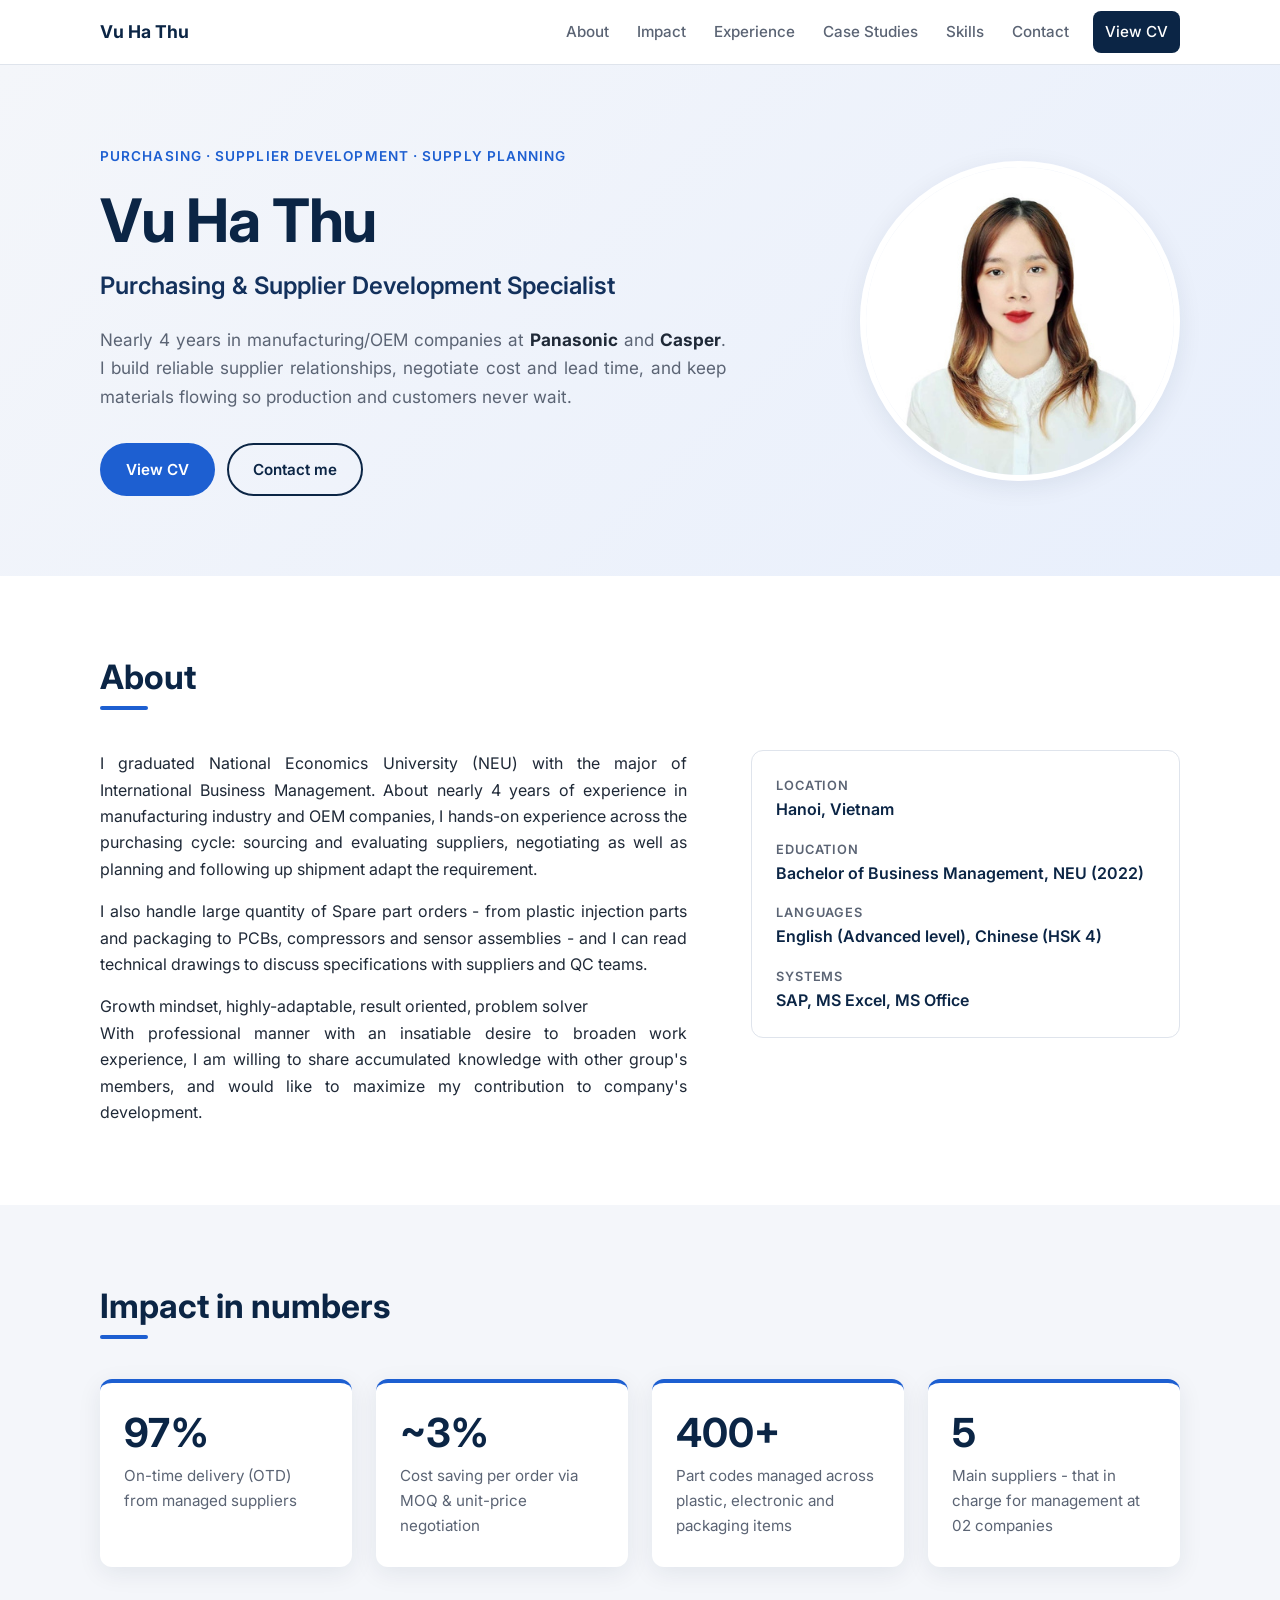
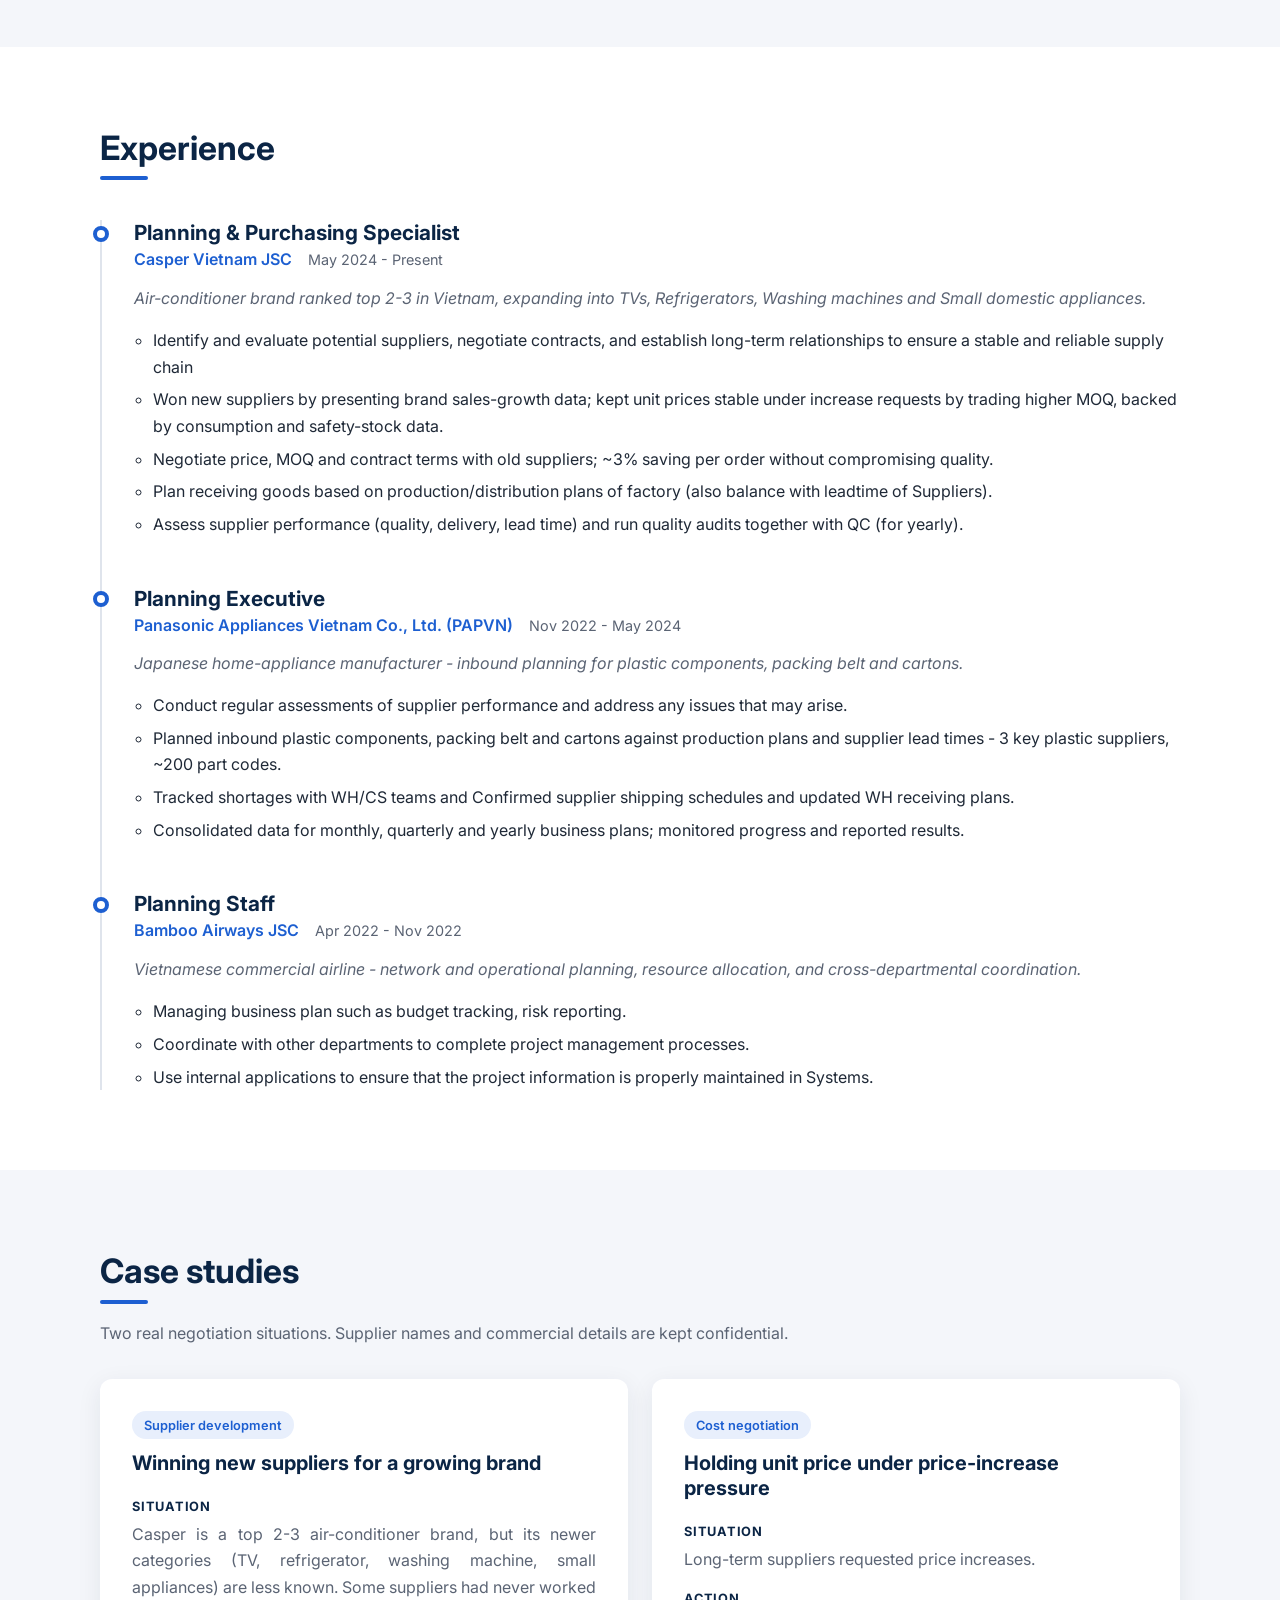
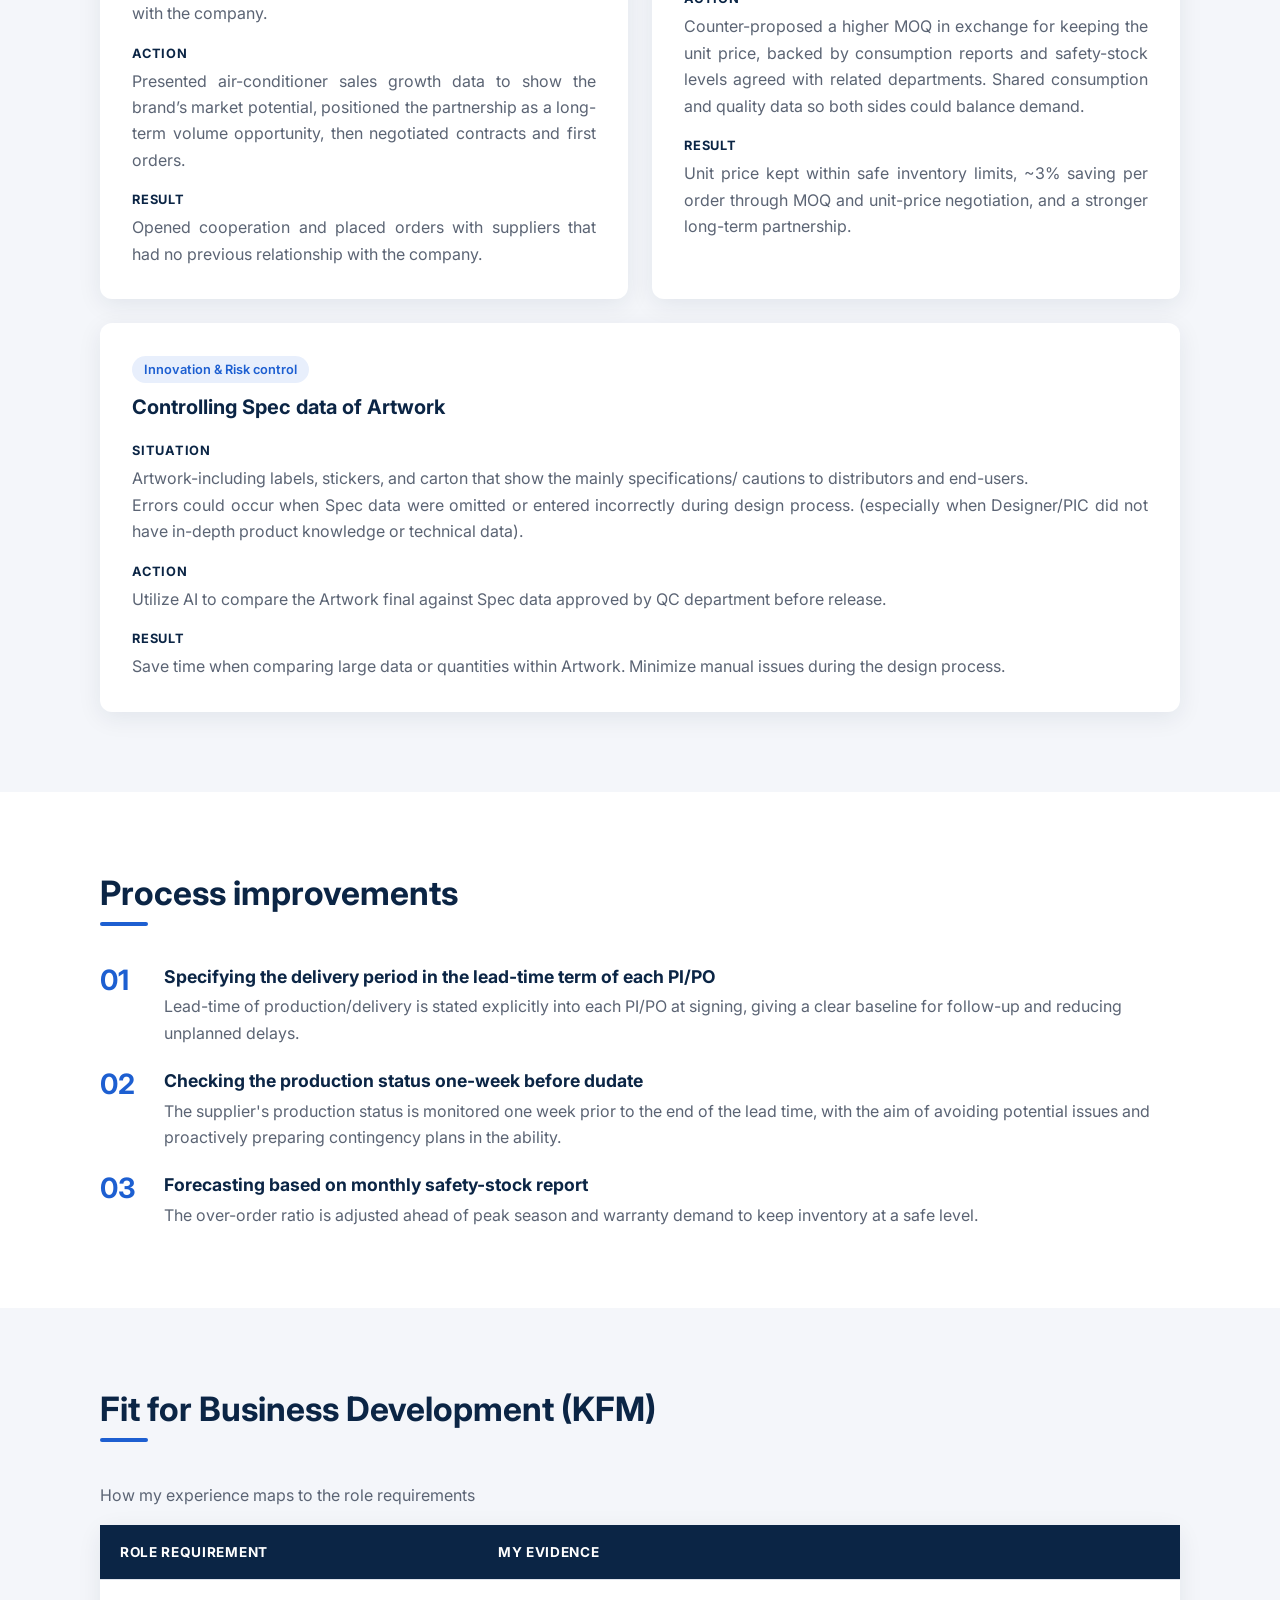
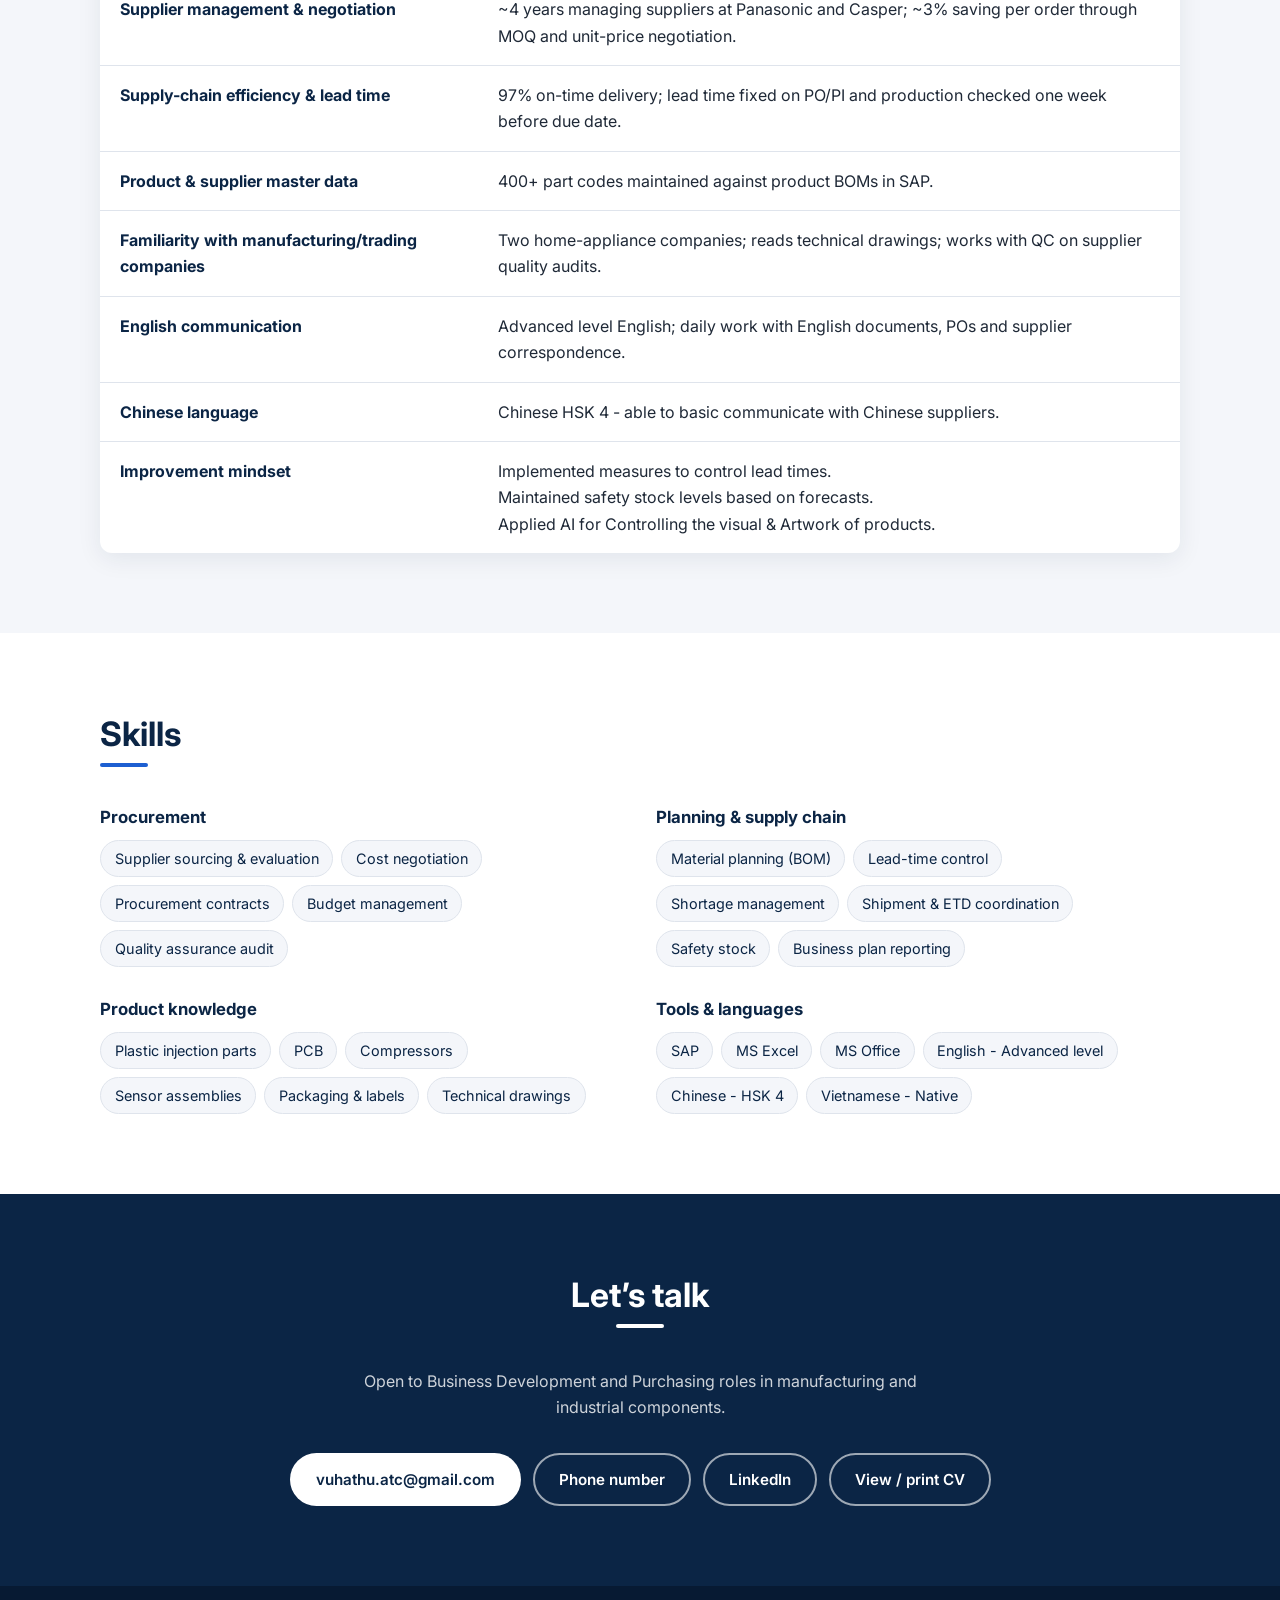
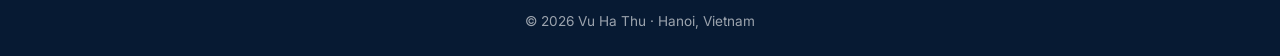
<file: index.html>
<!doctype html>
<html lang="en">
  <head>
    <meta charset="UTF-8" />
    <meta name="viewport" content="width=device-width, initial-scale=1" />
    <title>Vu Ha Thu | Purchasing & Supplier Development Specialist</title>
    <meta
      name="description"
      content="Vu Ha Thu - Purchasing & Supplier Development Specialist with ~4 years in home-appliance manufacturing (Panasonic, Casper). Supplier management, cost negotiation and supply planning."
    />
    <meta property="og:type" content="website" />
    <meta
      property="og:title"
      content="Vu Ha Thu | Purchasing & Supplier Development Specialist"
    />
    <meta
      property="og:description"
      content="Supplier management, cost negotiation and supply planning in home-appliance manufacturing."
    />
    <link
      rel="icon"
      href="data:image/svg+xml,%3Csvg xmlns='http://www.w3.org/2000/svg' viewBox='0 0 64 64'%3E%3Crect width='64' height='64' rx='14' fill='%230b2545'/%3E%3Ctext x='50%25' y='54%25' dominant-baseline='middle' text-anchor='middle' font-family='Arial' font-weight='700' font-size='26' fill='%23fff'%3EVT%3C/text%3E%3C/svg%3E"
    />
    <link rel="preconnect" href="https://fonts.googleapis.com" />
    <link rel="preconnect" href="https://fonts.gstatic.com" crossorigin />
    <link
      href="https://fonts.googleapis.com/css2?family=Inter:wght@400;500;600;700&display=swap"
      rel="stylesheet"
    />
    <link rel="stylesheet" href="assets/css/style.css" />
  </head>
  <body>
    <a class="skip-link" href="#main">Skip to content</a>

    <header class="site-header">
      <div class="site-header__inner">
        <a class="site-header__brand" href="#top">Vu Ha Thu</a>
        <button
          class="site-header__toggle"
          type="button"
          aria-expanded="false"
          aria-controls="site-nav"
        >
          <span class="site-header__toggle-bar"></span>
          <span class="visually-hidden">Menu</span>
        </button>
        <nav class="site-nav" id="site-nav" aria-label="Main navigation">
          <ul class="site-nav__list">
            <li><a class="site-nav__link" href="#about">About</a></li>
            <li><a class="site-nav__link" href="#impact">Impact</a></li>
            <li><a class="site-nav__link" href="#experience">Experience</a></li>
            <li>
              <a class="site-nav__link" href="#case-studies">Case Studies</a>
            </li>
            <li><a class="site-nav__link" href="#skills">Skills</a></li>
            <li><a class="site-nav__link" href="#contact">Contact</a></li>
            <li>
              <a class="site-nav__link site-nav__link--cta" href="cv.html"
                >View CV</a
              >
            </li>
          </ul>
        </nav>
      </div>
    </header>

    <main id="main">
      <section class="hero" id="top" aria-labelledby="hero-heading">
        <div class="hero__inner">
          <div class="hero__text">
            <p class="hero__eyebrow">
              Purchasing &middot; Supplier Development &middot; Supply Planning
            </p>
            <h1 class="hero__heading" id="hero-heading">Vu Ha Thu</h1>
            <p class="hero__role">
              Purchasing & Supplier Development Specialist
            </p>
            <p class="hero__lead">
              Nearly 4 years in manufacturing/OEM companies at
              <strong>Panasonic</strong> and <strong>Casper</strong>. I build
              reliable supplier relationships, negotiate cost and lead time, and
              keep materials flowing so production and customers never wait.
            </p>
            <div class="hero__actions">
              <a class="button button--primary" href="cv.html">View CV</a>
              <a class="button button--ghost" href="#contact">Contact me</a>
            </div>
          </div>
          <figure class="hero__photo">
            <img
              class="hero__image"
              src="assets/img/vu-ha-thu.jpg"
              alt="Portrait of Vu Ha Thu"
              width="378"
              height="378"
              fetchpriority="high"
            />
          </figure>
        </div>
      </section>

      <section class="section" id="about" aria-labelledby="about-heading">
        <div class="section__inner">
          <h2 class="section__heading" id="about-heading">About</h2>
          <div class="about">
            <div class="about__text">
              <p>
                I graduated National Economics University (NEU) with the major
                of International Business Management. About nearly 4 years of
                experience in manufacturing industry and OEM companies, I
                hands-on experience across the purchasing cycle: sourcing and
                evaluating suppliers, negotiating as well as planning and
                following up shipment adapt the requirement.
              </p>
              <p>
                I also handle large quantity of Spare part orders - from plastic
                injection parts and packaging to PCBs, compressors and sensor
                assemblies - and I can read technical drawings to discuss
                specifications with suppliers and QC teams.
              </p>
              <p>
                Growth mindset, highly-adaptable, result oriented, problem
                solver<br />
                With professional manner with an insatiable desire to broaden
                work experience, I am willing to share accumulated knowledge
                with other group's members, and would like to maximize my
                contribution to company's development.
              </p>
            </div>
            <dl class="about__facts">
              <div class="about__fact">
                <dt class="about__fact-label">Location</dt>
                <dd class="about__fact-value">Hanoi, Vietnam</dd>
              </div>
              <div class="about__fact">
                <dt class="about__fact-label">Education</dt>
                <dd class="about__fact-value">
                  Bachelor of Business Management, NEU (2022)
                </dd>
              </div>
              <div class="about__fact">
                <dt class="about__fact-label">Languages</dt>
                <dd class="about__fact-value">
                  English (Advanced level), Chinese (HSK 4)
                </dd>
              </div>
              <div class="about__fact">
                <dt class="about__fact-label">Systems</dt>
                <dd class="about__fact-value">SAP, MS Excel, MS Office</dd>
              </div>
            </dl>
          </div>
        </div>
      </section>

      <section
        class="section section--tinted"
        id="impact"
        aria-labelledby="impact-heading"
      >
        <div class="section__inner">
          <h2 class="section__heading" id="impact-heading">
            Impact in numbers
          </h2>
          <dl class="kpi-list">
            <div class="kpi-list__item">
              <div class="kpi-card">
                <dt class="kpi-card__label">
                  On-time delivery (OTD) from managed suppliers
                </dt>
                <dd class="kpi-card__value"><data value="97">97%</data></dd>
              </div>
            </div>
            <div class="kpi-list__item">
              <div class="kpi-card">
                <dt class="kpi-card__label">
                  Cost saving per order via MOQ & unit-price negotiation
                </dt>
                <dd class="kpi-card__value">~<data value="3">3%</data></dd>
              </div>
            </div>
            <div class="kpi-list__item">
              <div class="kpi-card">
                <dt class="kpi-card__label">
                  Part codes managed across plastic, electronic and packaging
                  items
                </dt>
                <dd class="kpi-card__value"><data value="400">400+</data></dd>
              </div>
            </div>
            <div class="kpi-list__item">
              <div class="kpi-card">
                <dt class="kpi-card__label">
                  Main suppliers - that in charge for management at 02 companies
                </dt>
                <dd class="kpi-card__value"><data value="5">5</data></dd>
              </div>
            </div>
          </dl>
        </div>
      </section>

      <section
        class="section"
        id="experience"
        aria-labelledby="experience-heading"
      >
        <div class="section__inner">
          <h2 class="section__heading" id="experience-heading">Experience</h2>
          <ol class="timeline">
            <li class="timeline__entry">
              <article class="job">
                <header class="job__header">
                  <h3 class="job__role">Planning & Purchasing Specialist</h3>
                  <p class="job__company">Casper Vietnam JSC</p>
                  <p class="job__period">
                    <time datetime="2024-05">May 2024</time> - Present
                  </p>
                </header>
                <p class="job__context">
                  Air-conditioner brand ranked top 2-3 in Vietnam, expanding
                  into TVs, Refrigerators, Washing machines and Small domestic
                  appliances.
                </p>
                <ul class="job__duties">
                  <li>
                    Identify and evaluate potential suppliers, negotiate
                    contracts, and establish long-term relationships to ensure a
                    stable and reliable supply chain
                  </li>
                  <li>
                    Won new suppliers by presenting brand sales-growth data;
                    kept unit prices stable under increase requests by trading
                    higher MOQ, backed by consumption and safety-stock data.
                  </li>
                  <li>
                    Negotiate price, MOQ and contract terms with old suppliers;
                    ~3% saving per order without compromising quality.
                  </li>
                  <li>
                    Plan receiving goods based on production/distribution plans
                    of factory (also balance with leadtime of Suppliers).
                  </li>
                  <li>
                    Assess supplier performance (quality, delivery, lead time)
                    and run quality audits together with QC (for yearly).
                  </li>
                </ul>
              </article>
            </li>
            <li class="timeline__entry">
              <article class="job">
                <header class="job__header">
                  <h3 class="job__role">Planning Executive</h3>
                  <p class="job__company">
                    Panasonic Appliances Vietnam Co., Ltd. (PAPVN)
                  </p>
                  <p class="job__period">
                    <time datetime="2022-11">Nov 2022</time> -
                    <time datetime="2024-05">May 2024</time>
                  </p>
                </header>
                <p class="job__context">
                  Japanese home-appliance manufacturer - inbound planning for
                  plastic components, packing belt and cartons.
                </p>
                <ul class="job__duties">
                  <!-- <li>Source, evaluate and onboard suppliers</li> -->
                  <li>
                    Conduct regular assessments of supplier performance and
                    address any issues that may arise.
                  </li>
                  <li>
                    Planned inbound plastic components, packing belt and cartons
                    against production plans and supplier lead times - 3 key
                    plastic suppliers, ~200 part codes.
                  </li>
                  <li>
                    Tracked shortages with WH/CS teams and Confirmed supplier
                    shipping schedules and updated WH receiving plans.
                  </li>
                  <li>
                    Consolidated data for monthly, quarterly and yearly business
                    plans; monitored progress and reported results.
                  </li>
                </ul>
              </article>
            </li>
            <li class="timeline__entry">
              <article class="job">
                <header class="job__header">
                  <h3 class="job__role">Planning Staff</h3>
                  <p class="job__company">
                    Bamboo Airways JSC
                  </p>
                  <p class="job__period">
                    <time datetime="2022-04">Apr 2022</time> -
                    <time datetime="2022-11">Nov 2022</time>
                  </p>
                </header>
                <p class="job__context">
                  Vietnamese commercial airline - network and operational planning, resource allocation, and cross-departmental coordination.
                </p>
                <ul class="job__duties">
                  <li>
                    Managing business plan such as budget tracking, risk reporting.
                  </li>
                  <li>
                    Coordinate with other departments to complete project management processes.
                  </li>
                  <li>
                    Use internal applications to ensure that the project information is properly maintained in Systems.
                  </li>
                </ul>
              </article>
            </li>
          </ol>
        </div>
      </section>

      <section
        class="section section--tinted"
        id="case-studies"
        aria-labelledby="case-studies-heading"
      >
        <div class="section__inner">
          <h2 class="section__heading" id="case-studies-heading">
            Case studies
          </h2>
          <p class="section__intro">
            Two real negotiation situations. Supplier names and commercial
            details are kept confidential.
          </p>
          <div class="case-list">
            <div class="case-list__item">
              <article class="case-card">
                <p class="case-card__tag">Supplier development</p>
                <h3 class="case-card__heading">
                  Winning new suppliers for a growing brand
                </h3>
                <dl class="case-card__steps">
                  <dt class="case-card__step-label">Situation</dt>
                  <dd class="case-card__step-text">
                    Casper is a top 2-3 air-conditioner brand, but its newer
                    categories (TV, refrigerator, washing machine, small
                    appliances) are less known. Some suppliers had never worked
                    with the company.
                  </dd>
                  <dt class="case-card__step-label">Action</dt>
                  <dd class="case-card__step-text">
                    Presented air-conditioner sales growth data to show the
                    brand&rsquo;s market potential, positioned the partnership
                    as a long-term volume opportunity, then negotiated contracts
                    and first orders.
                  </dd>
                  <dt class="case-card__step-label">Result</dt>
                  <dd class="case-card__step-text">
                    Opened cooperation and placed orders with suppliers that had
                    no previous relationship with the company.
                  </dd>
                </dl>
              </article>
            </div>
            <div class="case-list__item">
              <article class="case-card">
                <p class="case-card__tag">Cost negotiation</p>
                <h3 class="case-card__heading">
                  Holding unit price under price-increase pressure
                </h3>
                <dl class="case-card__steps">
                  <dt class="case-card__step-label">Situation</dt>
                  <dd class="case-card__step-text">
                    Long-term suppliers requested price increases.
                  </dd>
                  <dt class="case-card__step-label">Action</dt>
                  <dd class="case-card__step-text">
                    Counter-proposed a higher MOQ in exchange for keeping the
                    unit price, backed by consumption reports and safety-stock
                    levels agreed with related departments. Shared consumption
                    and quality data so both sides could balance demand.
                  </dd>
                  <dt class="case-card__step-label">Result</dt>
                  <dd class="case-card__step-text">
                    Unit price kept within safe inventory limits, ~3% saving per
                    order through MOQ and unit-price negotiation, and a stronger
                    long-term partnership.
                  </dd>
                </dl>
              </article>
            </div>
            <div class="case-list__item w-full">
              <article class="case-card">
                <p class="case-card__tag">Innovation & Risk control</p>
                <h3 class="case-card__heading">
                  Controlling Spec data of Artwork
                </h3>
                <dl class="case-card__steps">
                  <dt class="case-card__step-label">Situation</dt>
                  <dd class="case-card__step-text">
                    Artwork-including labels, stickers, and carton that show the
                    mainly specifications/ cautions to distributors and
                    end-users.
                    <br />
                    Errors could occur when Spec data were omitted or entered
                    incorrectly during design process. (especially when
                    Designer/PIC did not have in-depth product knowledge or
                    technical data).
                  </dd>
                  <dt class="case-card__step-label">Action</dt>
                  <dd class="case-card__step-text">
                    Utilize AI to compare the Artwork final against Spec data
                    approved by QC department before release.
                  </dd>
                  <dt class="case-card__step-label">Result</dt>
                  <dd class="case-card__step-text">
                    Save time when comparing large data or quantities within
                    Artwork. Minimize manual issues during the design process.
                  </dd>
                </dl>
              </article>
            </div>
          </div>
        </div>
      </section>

      <section
        class="section"
        id="improvements"
        aria-labelledby="improvements-heading"
      >
        <div class="section__inner">
          <h2 class="section__heading" id="improvements-heading">
            Process improvements
          </h2>
          <ol class="improvement-list">
            <li class="improvement-list__item">
              <h3 class="improvement-list__heading">
                Specifying the delivery period in the lead-time term of each
                PI/PO
              </h3>
              <p class="improvement-list__text">
                Lead-time of production/delivery is stated explicitly into each
                PI/PO at signing, giving a clear baseline for follow-up and
                reducing unplanned delays.
              </p>
            </li>
            <li class="improvement-list__item">
              <h3 class="improvement-list__heading">
                Checking the production status one-week before dudate
              </h3>
              <p class="improvement-list__text">
                The supplier's production status is monitored one week prior to
                the end of the lead time, with the aim of avoiding potential
                issues and proactively preparing contingency plans in the
                ability.
              </p>
            </li>
            <li class="improvement-list__item">
              <h3 class="improvement-list__heading">
                Forecasting based on monthly safety-stock report
              </h3>
              <p class="improvement-list__text">
                The over-order ratio is adjusted ahead of peak season and
                warranty demand to keep inventory at a safe level.
              </p>
            </li>
          </ol>
        </div>
      </section>

      <section
        class="section section--tinted"
        id="role-fit"
        aria-labelledby="role-fit-heading"
      >
        <div class="section__inner">
          <h2 class="section__heading" id="role-fit-heading">
            Fit for Business Development (KFM)
          </h2>
          <table class="fit-table">
            <caption class="fit-table__caption">
              How my experience maps to the role requirements
            </caption>
            <thead>
              <tr>
                <th scope="col">Role requirement</th>
                <th scope="col">My evidence</th>
              </tr>
            </thead>
            <tbody>
              <tr>
                <th scope="row">Supplier management & negotiation</th>
                <td>
                  ~4 years managing suppliers at Panasonic and Casper; ~3%
                  saving per order through MOQ and unit-price negotiation.
                </td>
              </tr>
              <tr>
                <th scope="row">Supply-chain efficiency & lead time</th>
                <td>
                  97% on-time delivery; lead time fixed on PO/PI and production
                  checked one week before due date.
                </td>
              </tr>
              <tr>
                <th scope="row">Product & supplier master data</th>
                <td>400+ part codes maintained against product BOMs in SAP.</td>
              </tr>
              <tr>
                <th scope="row">
                  Familiarity with manufacturing/trading companies
                </th>
                <td>
                  Two home-appliance companies; reads technical drawings; works
                  with QC on supplier quality audits.
                </td>
              </tr>
              <tr>
                <th scope="row">English communication</th>
                <td>
                  Advanced level English; daily work with English documents, POs
                  and supplier correspondence.
                </td>
              </tr>
              <tr>
                <th scope="row">Chinese language</th>
                <td>
                  Chinese HSK 4 - able to basic communicate with Chinese
                  suppliers.
                </td>
              </tr>
              <tr>
                <th scope="row">Improvement mindset</th>
                <td>
                  Implemented measures to control lead times.
                  <br />
                  Maintained safety stock levels based on forecasts.
                  <br />
                  Applied AI for Controlling the visual & Artwork of products.
                </td>
              </tr>
            </tbody>
          </table>
        </div>
      </section>

      <section class="section" id="skills" aria-labelledby="skills-heading">
        <div class="section__inner">
          <h2 class="section__heading" id="skills-heading">Skills</h2>
          <div class="skill-groups">
            <div class="skill-groups__item">
              <h3 class="skill-groups__heading">Procurement</h3>
              <ul class="tag-list">
                <li class="tag-list__tag">Supplier sourcing & evaluation</li>
                <li class="tag-list__tag">Cost negotiation</li>
                <li class="tag-list__tag">Procurement contracts</li>
                <li class="tag-list__tag">Budget management</li>
                <li class="tag-list__tag">Quality assurance audit</li>
              </ul>
            </div>
            <div class="skill-groups__item">
              <h3 class="skill-groups__heading">Planning & supply chain</h3>
              <ul class="tag-list">
                <li class="tag-list__tag">Material planning (BOM)</li>
                <li class="tag-list__tag">Lead-time control</li>
                <li class="tag-list__tag">Shortage management</li>
                <li class="tag-list__tag">Shipment & ETD coordination</li>
                <li class="tag-list__tag">Safety stock</li>
                <li class="tag-list__tag">Business plan reporting</li>
              </ul>
            </div>
            <div class="skill-groups__item">
              <h3 class="skill-groups__heading">Product knowledge</h3>
              <ul class="tag-list">
                <li class="tag-list__tag">Plastic injection parts</li>
                <li class="tag-list__tag">PCB</li>
                <li class="tag-list__tag">Compressors</li>
                <li class="tag-list__tag">Sensor assemblies</li>
                <li class="tag-list__tag">Packaging & labels</li>
                <li class="tag-list__tag">Technical drawings</li>
              </ul>
            </div>
            <div class="skill-groups__item">
              <h3 class="skill-groups__heading">Tools & languages</h3>
              <ul class="tag-list">
                <li class="tag-list__tag">SAP</li>
                <li class="tag-list__tag">MS Excel</li>
                <li class="tag-list__tag">MS Office</li>
                <li class="tag-list__tag">English - Advanced level</li>
                <li class="tag-list__tag">Chinese - HSK 4</li>
                <li class="tag-list__tag">Vietnamese - Native</li>
              </ul>
            </div>
          </div>
        </div>
      </section>

      <section
        class="section section--dark"
        id="contact"
        aria-labelledby="contact-heading"
      >
        <div class="section__inner contact">
          <h2
            class="section__heading section__heading--light"
            id="contact-heading"
          >
            Let&rsquo;s talk
          </h2>
          <p class="contact__lead">
            Open to Business Development and Purchasing roles in manufacturing
            and industrial components.
          </p>
          <ul class="contact__list">
            <li>
              <a
                class="button button--light"
                href="mailto:vuhathu.atc@gmail.com"
                >vuhathu.atc@gmail.com</a
              >
            </li>
            <li>
              <a class="button button--outline-light" href="tel:+84774959398">Phone number</a>
            </li>
            <li>
              <a
                class="button button--outline-light"
                href="https://www.linkedin.com/in/thuvuha/"
                target="_blank"
                rel="noopener"
                >LinkedIn</a
              >
            </li>
            <li>
              <a class="button button--outline-light" href="cv.html"
                >View / print CV</a
              >
            </li>
          </ul>
        </div>
      </section>
    </main>

    <footer class="site-footer">
      <p class="site-footer__text">
        &copy; <span data-year>2026</span> Vu Ha Thu &middot; Hanoi, Vietnam
      </p>
    </footer>

    <script src="assets/js/main.js" defer></script>
  </body>
</html>
</file>
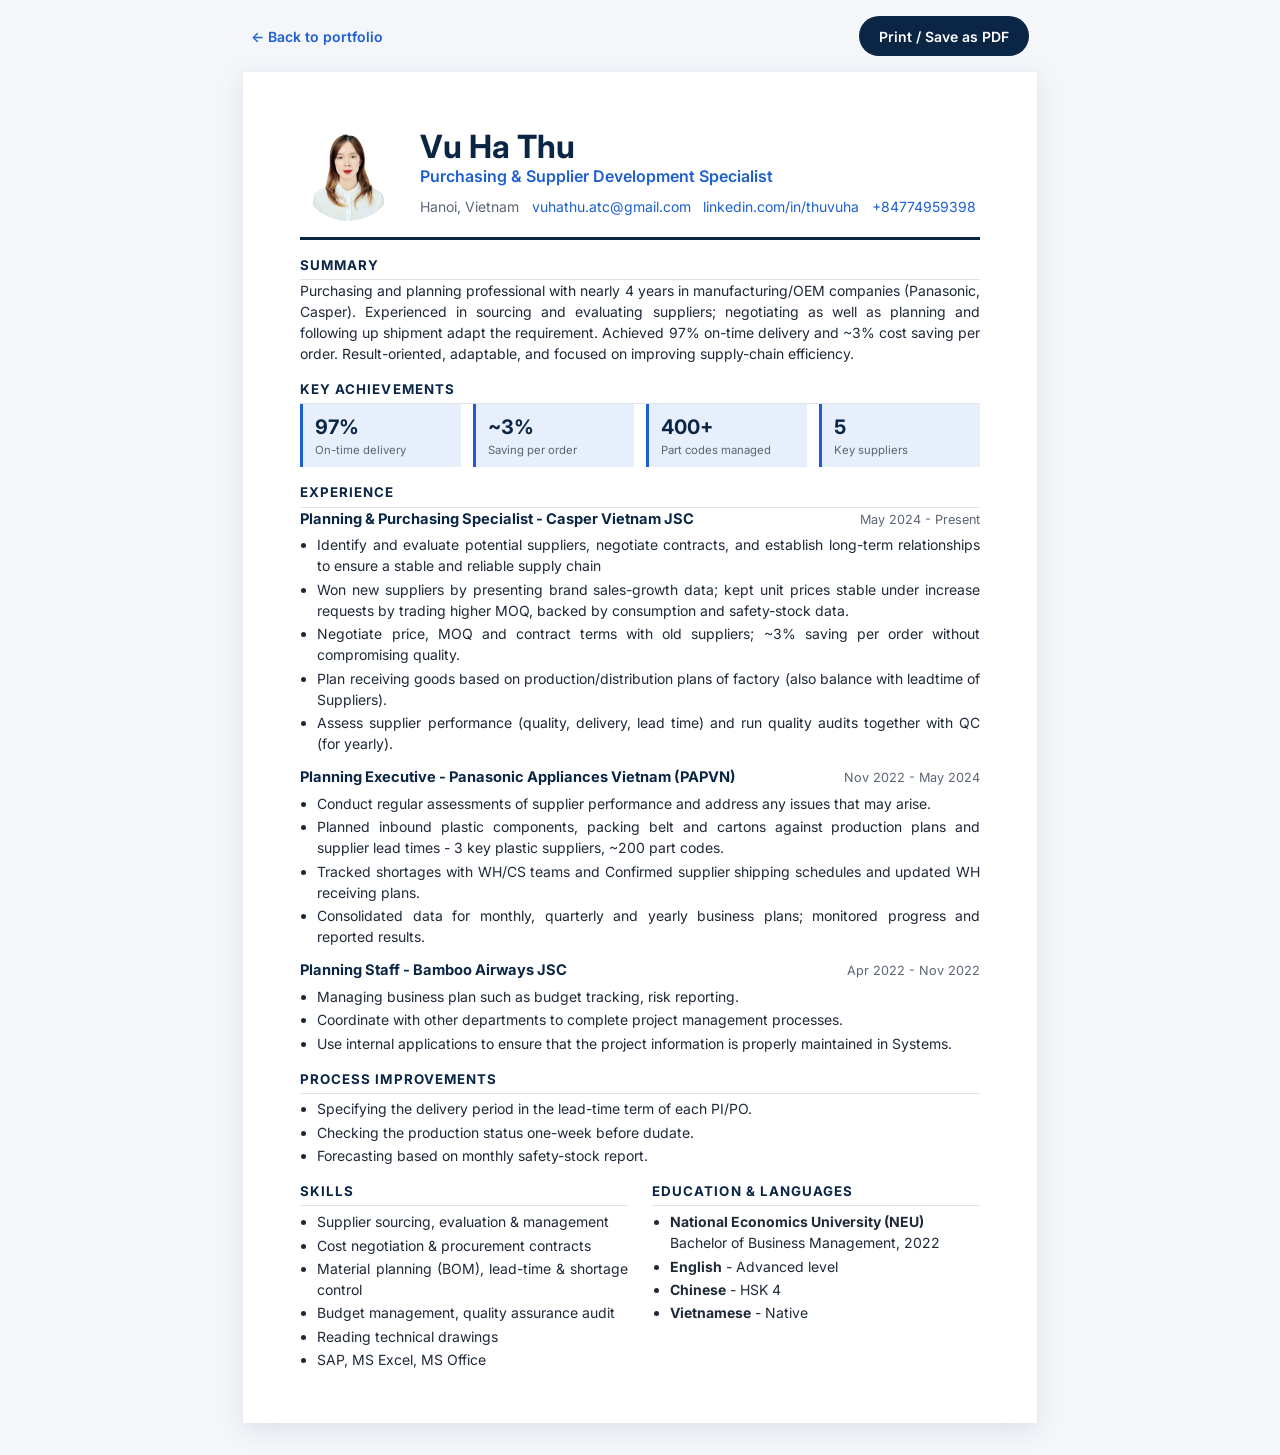
<file: cv.html>
<!doctype html>
<html lang="en">
  <head>
    <meta charset="UTF-8" />
    <meta name="viewport" content="width=device-width, initial-scale=1" />
    <title>CV - Vu Ha Thu | Purchasing & Supplier Development Specialist</title>
    <meta
      name="description"
      content="Printable CV of Vu Ha Thu - Purchasing & Supplier Development Specialist."
    />
    <link
      rel="icon"
      href="data:image/svg+xml,%3Csvg xmlns='http://www.w3.org/2000/svg' viewBox='0 0 64 64'%3E%3Crect width='64' height='64' rx='14' fill='%230b2545'/%3E%3Ctext x='50%25' y='54%25' dominant-baseline='middle' text-anchor='middle' font-family='Arial' font-weight='700' font-size='26' fill='%23fff'%3EVT%3C/text%3E%3C/svg%3E"
    />
    <link rel="preconnect" href="https://fonts.googleapis.com" />
    <link rel="preconnect" href="https://fonts.gstatic.com" crossorigin />
    <link
      href="https://fonts.googleapis.com/css2?family=Inter:wght@400;500;600;700&display=swap"
      rel="stylesheet"
    />
    <link rel="stylesheet" href="assets/css/cv.css" />
  </head>
  <body class="cv-page">
    <nav class="cv-toolbar" aria-label="CV actions">
      <a class="cv-toolbar__link" href="index.html">&larr; Back to portfolio</a>
      <button class="cv-toolbar__button" type="button" data-print>
        Print / Save as PDF
      </button>
    </nav>

    <main class="cv">
      <header class="cv__header">
        <img
          class="cv__photo"
          src="assets/img/vu-ha-thu.jpg"
          alt="Portrait of Vu Ha Thu"
          width="378"
          height="378"
        />
        <div class="cv__identity">
          <h1 class="cv__name">Vu Ha Thu</h1>
          <p class="cv__headline">
            Purchasing & Supplier Development Specialist
          </p>
          <ul class="cv__contact">
            <li>Hanoi, Vietnam</li>
            <li>
              <a href="mailto:vuhathu.atc@gmail.com">vuhathu.atc@gmail.com</a>
            </li>
            <li>
              <a href="https://www.linkedin.com/in/thuvuha/"
                >linkedin.com/in/thuvuha</a
              >
            </li>
            <li>
              <a href="tel:+84774959398">+84774959398</a>
            </li>
          </ul>
        </div>
      </header>

      <section class="cv__section" aria-labelledby="cv-summary">
        <h2 class="cv__heading" id="cv-summary">Summary</h2>
        <p class="cv__summary">
          Purchasing and planning professional with nearly 4 years in
          manufacturing/OEM companies (Panasonic, Casper). Experienced in
          sourcing and evaluating suppliers; negotiating as well as planning and
          following up shipment adapt the requirement. Achieved 97% on-time
          delivery and ~3% cost saving per order. Result-oriented, adaptable,
          and focused on improving supply-chain efficiency.
        </p>
      </section>

      <section class="cv__section" aria-labelledby="cv-highlights">
        <h2 class="cv__heading" id="cv-highlights">Key achievements</h2>
        <dl class="cv__kpis">
          <div class="cv__kpi">
            <dt class="cv__kpi-label">On-time delivery</dt>
            <dd class="cv__kpi-value"><data value="97">97%</data></dd>
          </div>
          <div class="cv__kpi">
            <dt class="cv__kpi-label">Saving per order</dt>
            <dd class="cv__kpi-value">~<data value="3">3%</data></dd>
          </div>
          <div class="cv__kpi">
            <dt class="cv__kpi-label">Part codes managed</dt>
            <dd class="cv__kpi-value"><data value="400">400+</data></dd>
          </div>
          <div class="cv__kpi">
            <dt class="cv__kpi-label">Key suppliers</dt>
            <dd class="cv__kpi-value"><data value="5">5</data></dd>
          </div>
        </dl>
      </section>

      <section class="cv__section" aria-labelledby="cv-experience">
        <h2 class="cv__heading" id="cv-experience">Experience</h2>

        <article class="cv-job">
          <header class="cv-job__header">
            <h3 class="cv-job__role">
              Planning & Purchasing Specialist - Casper Vietnam JSC
            </h3>
            <p class="cv-job__period">May 2024 - Present</p>
          </header>
          <ul class="cv-job__duties">
            <li>
              Identify and evaluate potential suppliers, negotiate contracts,
              and establish long-term relationships to ensure a stable and
              reliable supply chain
            </li>
            <li>
              Won new suppliers by presenting brand sales-growth data; kept unit
              prices stable under increase requests by trading higher MOQ,
              backed by consumption and safety-stock data.
            </li>
            <li>
              Negotiate price, MOQ and contract terms with old suppliers; ~3%
              saving per order without compromising quality.
            </li>
            <li>
              Plan receiving goods based on production/distribution plans of
              factory (also balance with leadtime of Suppliers).
            </li>
            <li>
              Assess supplier performance (quality, delivery, lead time) and run
              quality audits together with QC (for yearly).
            </li>
          </ul>
        </article>

        <article class="cv-job">
          <header class="cv-job__header">
            <h3 class="cv-job__role">
              Planning Executive - Panasonic Appliances Vietnam (PAPVN)
            </h3>
            <p class="cv-job__period">Nov 2022 - May 2024</p>
          </header>
          <ul class="cv-job__duties">
            <li>
              Conduct regular assessments of supplier performance and address
              any issues that may arise.
            </li>
            <li>
              Planned inbound plastic components, packing belt and cartons
              against production plans and supplier lead times - 3 key plastic
              suppliers, ~200 part codes.
            </li>
            <li>
              Tracked shortages with WH/CS teams and Confirmed supplier shipping
              schedules and updated WH receiving plans.
            </li>
            <li>
              Consolidated data for monthly, quarterly and yearly business
              plans; monitored progress and reported results.
            </li>
          </ul>
        </article>

        <article class="cv-job">
          <header class="cv-job__header">
            <h3 class="cv-job__role">Planning Staff - Bamboo Airways JSC</h3>
            <p class="cv-job__period">Apr 2022 - Nov 2022</p>
          </header>
          <ul class="cv-job__duties">
            <li>
              Managing business plan such as budget tracking, risk reporting.
            </li>
            <li>
              Coordinate with other departments to complete project management
              processes.
            </li>
            <li>
              Use internal applications to ensure that the project information
              is properly maintained in Systems.
            </li>
          </ul>
        </article>
      </section>

      <section class="cv__section" aria-labelledby="cv-improvements">
        <h2 class="cv__heading" id="cv-improvements">Process improvements</h2>
        <ul class="cv__list">
          <li>
            Specifying the delivery period in the lead-time term of each PI/PO.
          </li>
          <li>Checking the production status one-week before dudate.</li>
          <li>Forecasting based on monthly safety-stock report.</li>
        </ul>
      </section>

      <div class="cv__columns">
        <section class="cv__section cv__column" aria-labelledby="cv-skills">
          <h2 class="cv__heading" id="cv-skills">Skills</h2>
          <ul class="cv__list">
            <li>Supplier sourcing, evaluation & management</li>
            <li>Cost negotiation & procurement contracts</li>
            <li>Material planning (BOM), lead-time & shortage control</li>
            <li>Budget management, quality assurance audit</li>
            <li>Reading technical drawings</li>
            <li>SAP, MS Excel, MS Office</li>
          </ul>
        </section>

        <section class="cv__section cv__column" aria-labelledby="cv-education">
          <h2 class="cv__heading" id="cv-education">Education & Languages</h2>
          <ul class="cv__list">
            <li>
              <strong>National Economics University (NEU)</strong><br />Bachelor
              of Business Management, 2022
            </li>
            <li><strong>English</strong> - Advanced level</li>
            <li><strong>Chinese</strong> - HSK 4</li>
            <li><strong>Vietnamese</strong> - Native</li>
          </ul>
        </section>
      </div>
    </main>

    <script src="assets/js/main.js" defer></script>
  </body>
</html>
</file>
<file: assets/css/style.css>
:root {
  --color-navy: #0b2545;
  --color-navy-light: #13315c;
  --color-blue: #1d5fd1;
  --color-blue-soft: #e8effc;
  --color-text: #1f2937;
  --color-muted: #5b6474;
  --color-border: #dfe4ec;
  --color-bg: #ffffff;
  --color-bg-tint: #f4f6fa;
  --color-white: #ffffff;

  --font-base: "Inter", "Segoe UI", Roboto, Arial, sans-serif;
  --radius: 12px;
  --shadow: 0 6px 24px rgba(11, 37, 69, 0.08);
  --container: 1120px;
  --header-height: 64px;
}

*,
*::before,
*::after {
  box-sizing: border-box;
}

html {
  scroll-behavior: smooth;
  scroll-padding-top: var(--header-height);
}

body {
  margin: 0;
  font-family: var(--font-base);
  font-size: 1rem;
  line-height: 1.65;
  color: var(--color-text);
  background: var(--color-bg);
  -webkit-font-smoothing: antialiased;
}

img {
  max-width: 100%;
  height: auto;
  display: block;
}

a {
  color: var(--color-blue);
}

h1,
h2,
h3 {
  margin: 0;
  line-height: 1.25;
  color: var(--color-navy);
}

p {
  margin: 0;
}

.visually-hidden {
  position: absolute;
  width: 1px;
  height: 1px;
  overflow: hidden;
  clip: rect(0 0 0 0);
  white-space: nowrap;
}

.skip-link {
  position: absolute;
  left: 1rem;
  top: -3rem;
  z-index: 100;
  padding: 0.5rem 1rem;
  background: var(--color-navy);
  color: var(--color-white);
  border-radius: 6px;
}

.skip-link:focus {
  top: 1rem;
}

/* Buttons */
.button {
  display: inline-flex;
  align-items: center;
  justify-content: center;
  padding: 0.75rem 1.5rem;
  border: 2px solid transparent;
  border-radius: 999px;
  font-weight: 600;
  font-size: 0.95rem;
  text-decoration: none;
  transition: background-color 0.2s, color 0.2s, border-color 0.2s;
}

.button--primary {
  background: var(--color-blue);
  color: var(--color-white);
}

.button--primary:hover {
  background: var(--color-navy);
}

.button--ghost {
  border-color: var(--color-navy);
  color: var(--color-navy);
}

.button--ghost:hover {
  background: var(--color-navy);
  color: var(--color-white);
}

.button--light {
  background: var(--color-white);
  color: var(--color-navy);
}

.button--light:hover {
  background: var(--color-blue-soft);
}

.button--outline-light {
  border-color: rgba(255, 255, 255, 0.6);
  color: var(--color-white);
}

.button--outline-light:hover {
  background: rgba(255, 255, 255, 0.12);
}

/* Header */
.site-header {
  position: sticky;
  top: 0;
  z-index: 50;
  background: rgba(255, 255, 255, 0.95);
  backdrop-filter: blur(8px);
  border-bottom: 1px solid var(--color-border);
}

.site-header__inner {
  display: flex;
  align-items: center;
  justify-content: space-between;
  max-width: var(--container);
  margin: 0 auto;
  padding: 0 1.25rem;
  min-height: var(--header-height);
}

.site-header__brand {
  font-weight: 700;
  font-size: 1.1rem;
  color: var(--color-navy);
  text-decoration: none;
}

.site-header__toggle {
  display: none;
  position: relative;
  width: 40px;
  height: 40px;
  border: 0;
  background: transparent;
  cursor: pointer;
}

.site-header__toggle-bar,
.site-header__toggle-bar::before,
.site-header__toggle-bar::after {
  position: absolute;
  left: 9px;
  width: 22px;
  height: 2px;
  background: var(--color-navy);
  transition: transform 0.2s;
}

.site-header__toggle-bar {
  top: 19px;
}

.site-header__toggle-bar::before,
.site-header__toggle-bar::after {
  content: "";
  left: 0;
}

.site-header__toggle-bar::before {
  top: -7px;
}

.site-header__toggle-bar::after {
  top: 7px;
}

.site-header__toggle[aria-expanded="true"] .site-header__toggle-bar {
  background: transparent;
}

.site-header__toggle[aria-expanded="true"] .site-header__toggle-bar::before {
  transform: translateY(7px) rotate(45deg);
}

.site-header__toggle[aria-expanded="true"] .site-header__toggle-bar::after {
  transform: translateY(-7px) rotate(-45deg);
}

.site-nav__list {
  display: flex;
  align-items: center;
  gap: 0.25rem;
  margin: 0;
  padding: 0;
  list-style: none;
}

.site-nav__link {
  display: block;
  padding: 0.5rem 0.75rem;
  border-radius: 8px;
  color: var(--color-muted);
  font-weight: 500;
  font-size: 0.95rem;
  text-decoration: none;
}

.site-nav__link:hover,
.site-nav__link.is-active {
  color: var(--color-navy);
  background: var(--color-blue-soft);
}

.site-nav__link--cta {
  margin-left: 0.5rem;
  background: var(--color-navy);
  color: var(--color-white);
}

.site-nav__link--cta:hover {
  background: var(--color-blue);
  color: var(--color-white);
}

@media (max-width: 860px) {
  .site-header__toggle {
    display: block;
  }

  .site-nav {
    display: none;
    position: absolute;
    top: 100%;
    left: 0;
    right: 0;
    background: var(--color-white);
    border-bottom: 1px solid var(--color-border);
    box-shadow: var(--shadow);
  }

  .site-nav.is-open {
    display: block;
  }

  .site-nav__list {
    flex-direction: column;
    align-items: stretch;
    padding: 0.75rem 1.25rem 1.25rem;
  }

  .site-nav__link--cta {
    margin: 0.5rem 0 0;
    text-align: center;
  }
}

/* Hero */
.hero {
  background: linear-gradient(135deg, var(--color-bg-tint) 0%, var(--color-blue-soft) 100%);
}

.hero__inner {
  display: flex;
  align-items: center;
  gap: 3rem;
  max-width: var(--container);
  margin: 0 auto;
  padding: 5rem 1.25rem;
}

.hero__text {
  flex: 1 1 0;
}

.hero__eyebrow {
  margin-bottom: 1rem;
  color: var(--color-blue);
  font-weight: 600;
  font-size: 0.85rem;
  letter-spacing: 0.08em;
  text-transform: uppercase;
}

.hero__heading {
  font-size: clamp(2.5rem, 6vw, 3.75rem);
  font-weight: 700;
  letter-spacing: -0.02em;
}

.hero__role {
  margin-top: 0.5rem;
  font-size: clamp(1.15rem, 2.5vw, 1.5rem);
  font-weight: 600;
  color: var(--color-navy-light);
}

.hero__lead {
  max-width: 626px;
  margin-top: 1.25rem;
  font-size: 1.075rem;
  color: var(--color-muted);
  text-align: justify;
}

.hero__lead strong {
  color: var(--color-text);
}

.hero__actions {
  display: flex;
  flex-wrap: wrap;
  gap: 0.75rem;
  margin-top: 2rem;
}

.hero__photo {
  flex: 0 0 auto;
  margin: 0;
  max-width: 320px;
}

.hero__image {
  border-radius: 50%;
  border: 6px solid var(--color-white);
  box-shadow: var(--shadow);
}

@media (max-width: 760px) {
  .hero__inner {
    flex-direction: column-reverse;
    gap: 2rem;
    padding: 3rem 1.25rem;
    text-align: center;
  }

  .hero__photo {
    max-width: 200px;
  }

  .hero__lead {
    margin-left: auto;
    margin-right: auto;
  }

  .hero__actions {
    justify-content: center;
  }
}

/* Sections */
.section {
  padding: 5rem 0;
}

.section--tinted {
  background: var(--color-bg-tint);
}

.section--dark {
  background: var(--color-navy);
  color: var(--color-white);
}

.section__inner {
  max-width: var(--container);
  margin: 0 auto;
  padding: 0 1.25rem;
}

.section__heading {
  position: relative;
  margin-bottom: 2.5rem;
  padding-bottom: 0.75rem;
  font-size: clamp(1.6rem, 3vw, 2.1rem);
}

.section__heading::after {
  content: "";
  position: absolute;
  left: 0;
  bottom: 0;
  width: 48px;
  height: 4px;
  border-radius: 2px;
  background: var(--color-blue);
}

.section__heading--light {
  color: var(--color-white);
}

.section__heading--light::after {
  background: var(--color-white);
}

.section__intro {
  margin: -1.5rem 0 2rem;
  color: var(--color-muted);
}

@media (max-width: 760px) {
  .section {
    padding: 3.5rem 0;
  }
}

/* About */
.about {
  display: flex;
  gap: 4rem;
}

.about__text {
  display: flex;
  flex-direction: column;
  gap: 1rem;
  flex: 1 1 58%;
  text-align: justify;
}

.about__facts {
  display: flex;
  flex-direction: column;
  gap: 1rem;
  flex: 1 1 42%;
  margin: 0;
  padding: 1.5rem;
  border: 1px solid var(--color-border);
  border-radius: var(--radius);
  align-self: flex-start;
}

.about__fact-label {
  font-size: 0.8rem;
  font-weight: 600;
  letter-spacing: 0.06em;
  text-transform: uppercase;
  color: var(--color-muted);
}

.about__fact-value {
  margin: 0;
  font-weight: 600;
  color: var(--color-navy);
}

@media (max-width: 760px) {
  .about {
    flex-direction: column;
    gap: 2rem;
  }

  .about__facts {
    align-self: stretch;
  }
}

/* KPI cards */
.kpi-list {
  display: flex;
  flex-wrap: wrap;
  margin: -0.75rem;
}

.kpi-list__item {
  box-sizing: border-box;
  width: calc(100% / 4);
  padding: 0.75rem;
}

.kpi-card {
  display: flex;
  flex-direction: column;
  height: 100%;
  padding: 1.75rem 1.5rem;
  background: var(--color-white);
  border-top: 4px solid var(--color-blue);
  border-radius: var(--radius);
  box-shadow: var(--shadow);
}

.kpi-card__value {
  order: -1;
  margin: 0 0 0.5rem;
  font-size: 2.5rem;
  font-weight: 700;
  line-height: 1.1;
  color: var(--color-navy);
}

.kpi-card__label {
  font-size: 0.95rem;
  color: var(--color-muted);
}

@media (max-width: 960px) {
  .kpi-list__item {
    width: calc(100% / 2);
  }
}

@media (max-width: 520px) {
  .kpi-list__item {
    width: 100%;
  }
}

/* Experience timeline */
.timeline {
  margin: 0;
  padding: 0 0 0 2rem;
  list-style: none;
  border-left: 2px solid var(--color-border);
}

.timeline__entry {
  position: relative;
}

.timeline__entry + .timeline__entry {
  margin-top: 3rem;
}

.timeline__entry::before {
  content: "";
  position: absolute;
  left: calc(-2rem - 9px);
  top: 0.35rem;
  width: 16px;
  height: 16px;
  border-radius: 50%;
  background: var(--color-white);
  border: 4px solid var(--color-blue);
}

.job__header {
  display: flex;
  flex-wrap: wrap;
  align-items: baseline;
  column-gap: 1rem;
}

.job__role {
  flex: 1 1 100%;
  font-size: 1.3rem;
}

.job__company {
  font-weight: 600;
  color: var(--color-blue);
}

.job__period {
  font-size: 0.9rem;
  color: var(--color-muted);
}

.job__context {
  margin-top: 0.75rem;
  font-style: italic;
  color: var(--color-muted);
  text-align: justify;
}

.job__duties {
  margin: 1rem 0 0;
  padding-left: 1.2rem;
}

.job__duties li + li {
  margin-top: 0.4rem;
}

/* Case studies */
.case-list {
  display: flex;
  flex-wrap: wrap;
  margin: -0.75rem;
}

.case-list__item {
  box-sizing: border-box;
  width: calc(100% / 2);
  padding: 0.75rem;
}
.w-full {
  width: 100%;
}

.case-card {
  height: 100%;
  padding: 2rem;
  background: var(--color-white);
  border-radius: var(--radius);
  box-shadow: var(--shadow);
}

.case-card__tag {
  display: inline-block;
  margin-bottom: 0.75rem;
  padding: 0.2rem 0.75rem;
  border-radius: 999px;
  background: var(--color-blue-soft);
  color: var(--color-blue);
  font-size: 0.8rem;
  font-weight: 600;
}

.case-card__heading {
  font-size: 1.25rem;
}

.case-card__steps {
  margin: 1.25rem 0 0;
}

.case-card__step-label {
  font-size: 0.8rem;
  font-weight: 700;
  letter-spacing: 0.06em;
  text-transform: uppercase;
  color: var(--color-navy);
}

.case-card__step-text {
  margin: 0.25rem 0 1rem;
  color: var(--color-muted);
  text-align: justify;
}

.case-card__step-text:last-child {
  margin-bottom: 0;
}

@media (max-width: 760px) {
  .case-list__item {
    width: 100%;
  }
}

/* Process improvements */
.improvement-list {
  display: flex;
  flex-direction: column;
  gap: 1.5rem;
  margin: 0;
  padding: 0;
  list-style: none;
  counter-reset: step;
}

.improvement-list__item {
  position: relative;
  padding: 0 0 0 4rem;
  counter-increment: step;
}

.improvement-list__item::before {
  content: counter(step, decimal-leading-zero);
  position: absolute;
  left: 0;
  top: 0;
  font-size: 1.75rem;
  font-weight: 700;
  line-height: 1;
  color: var(--color-blue);
}

.improvement-list__heading {
  font-size: 1.1rem;
}

.improvement-list__text {
  margin-top: 0.35rem;
  color: var(--color-muted);
}

/* Role fit table */
.fit-table {
  width: 100%;
  border-collapse: collapse;
  background: var(--color-white);
  border-radius: var(--radius);
  overflow: hidden;
  box-shadow: var(--shadow);
}

.fit-table__caption {
  margin-bottom: 1rem;
  text-align: left;
  color: var(--color-muted);
}

.fit-table th,
.fit-table td {
  padding: 1rem 1.25rem;
  text-align: left;
  vertical-align: top;
  border-bottom: 1px solid var(--color-border);
}

.fit-table thead th {
  background: var(--color-navy);
  color: var(--color-white);
  font-size: 0.85rem;
  letter-spacing: 0.05em;
  text-transform: uppercase;
}

.fit-table tbody th {
  width: 35%;
  color: var(--color-navy);
}

.fit-table tbody tr:last-child th,
.fit-table tbody tr:last-child td {
  border-bottom: 0;
}

@media (max-width: 600px) {
  .fit-table thead {
    display: none;
  }

  .fit-table tbody th,
  .fit-table tbody td {
    display: block;
    width: 100%;
  }

  .fit-table tbody th {
    padding-bottom: 0.25rem;
    border-bottom: 0;
  }

  .fit-table tbody td {
    padding-top: 0;
  }
}

/* Skills */
.skill-groups {
  display: flex;
  flex-wrap: wrap;
  margin: -1rem;
}

.skill-groups__item {
  box-sizing: border-box;
  width: calc(100% / 2);
  padding: 1rem;
}

.skill-groups__heading {
  margin-bottom: 0.75rem;
  font-size: 1.05rem;
}

.tag-list {
  display: flex;
  flex-wrap: wrap;
  gap: 0.5rem;
  margin: 0;
  padding: 0;
  list-style: none;
}

.tag-list__tag {
  padding: 0.35rem 0.85rem;
  border: 1px solid var(--color-border);
  border-radius: 999px;
  background: var(--color-bg-tint);
  font-size: 0.9rem;
  color: var(--color-navy);
}

@media (max-width: 760px) {
  .skill-groups__item {
    width: 100%;
  }
}

/* Contact */
.contact {
  text-align: center;
}

.contact .section__heading::after {
  left: 50%;
  transform: translateX(-50%);
}

.contact__lead {
  max-width: 560px;
  margin: 0 auto;
  color: rgba(255, 255, 255, 0.8);
}

.contact__list {
  display: flex;
  flex-wrap: wrap;
  justify-content: center;
  gap: 0.75rem;
  margin: 2rem 0 0;
  padding: 0;
  list-style: none;
}

/* Footer */
.site-footer {
  padding: 1.5rem 1.25rem;
  background: #071a33;
  text-align: center;
}

.site-footer__text {
  font-size: 0.85rem;
  color: rgba(255, 255, 255, 0.6);
}
</file>
<file: assets/css/cv.css>
:root {
  --color-navy: #0b2545;
  --color-blue: #1d5fd1;
  --color-blue-soft: #e8effc;
  --color-text: #1f2937;
  --color-muted: #5b6474;
  --color-border: #dfe4ec;
  --color-bg-tint: #f4f6fa;
  --color-white: #ffffff;
}

*,
*::before,
*::after {
  box-sizing: border-box;
}

body.cv-page {
  margin: 0;
  font-family: "Inter", "Segoe UI", Roboto, Arial, sans-serif;
  font-size: 10.5pt;
  line-height: 1.5;
  color: var(--color-text);
  background: var(--color-bg-tint);
}

.cv-page a {
  color: var(--color-blue);
  text-decoration: none;
}

.cv-page h1,
.cv-page h2,
.cv-page h3,
.cv-page p {
  margin: 0;
}

.cv-toolbar {
  display: flex;
  align-items: center;
  justify-content: space-between;
  gap: 1rem;
  max-width: 210mm;
  margin: 0 auto;
  padding: 1rem 0.5rem;
}

.cv-toolbar__link {
  font-weight: 600;
}

.cv-toolbar__button {
  padding: 0.6rem 1.25rem;
  border: 0;
  border-radius: 999px;
  background: var(--color-navy);
  color: var(--color-white);
  font: inherit;
  font-weight: 600;
  cursor: pointer;
}

.cv-toolbar__button:hover {
  background: var(--color-blue);
}

.cv {
  max-width: 210mm;
  margin: 0 auto 2rem;
  padding: 14mm 15mm;
  background: var(--color-white);
  box-shadow: 0 6px 24px rgba(11, 37, 69, 0.1);
}

.cv__header {
  display: flex;
  align-items: center;
  gap: 1.5rem;
  padding-bottom: 1rem;
  border-bottom: 3px solid var(--color-navy);
}

.cv__photo {
  flex: 0 0 auto;
  width: 96px;
  height: 96px;
  border-radius: 50%;
  object-fit: cover;
}

.cv__name {
  font-size: 24pt;
  line-height: 1.1;
  color: var(--color-navy);
}

.cv__headline {
  margin-top: 0.2rem;
  font-size: 12pt;
  font-weight: 600;
  color: var(--color-blue);
}

.cv__contact {
  display: flex;
  flex-wrap: wrap;
  gap: 0.25rem 0.8rem;
  margin: 0.5rem 0 0;
  padding: 0;
  list-style: none;
  color: var(--color-muted);
}

.cv__section {
  margin-top: 1rem;
}

.cv__heading {
  margin-bottom: 0.5rem;
  padding-bottom: 0.2rem;
  border-bottom: 1px solid var(--color-border);
  font-size: 10pt;
  letter-spacing: 0.08em;
  text-transform: uppercase;
  color: var(--color-navy);
}

.cv__summary {
  text-align: justify;
}

.cv__kpis {
  display: flex;
  gap: 0.75rem;
  margin: 0;
}

.cv__kpi {
  display: flex;
  flex-direction: column;
  flex: 1 1 0;
  padding: 0.5rem 0.75rem;
  border-left: 3px solid var(--color-blue);
  background: var(--color-blue-soft);
}

.cv__kpi-label {
  font-size: 8.5pt;
  color: var(--color-muted);
}

.cv__kpi-value {
  order: -1;
  margin: 0;
  font-size: 15pt;
  font-weight: 700;
  color: var(--color-navy);
}

.cv-job + .cv-job {
  margin-top: 0.75rem;
}

.cv-job__header {
  display: flex;
  align-items: baseline;
  justify-content: space-between;
  gap: 1rem;
}

.cv-job__role {
  font-size: 11pt;
  color: var(--color-navy);
}

.cv-job__period {
  flex: 0 0 auto;
  font-size: 9.5pt;
  color: var(--color-muted);
}

.cv-job__duties,
.cv__list {
  margin: 0.3rem 0 0;
  padding-left: 1.1rem;
  text-align: justify;
}

.cv-job__duties li + li,
.cv__list li + li {
  margin-top: 0.15rem;
}

.cv__columns {
  display: flex;
  gap: 1.5rem;
}

.cv__column {
  flex: 1 1 0;
}

@media (max-width: 640px) {
  .cv {
    padding: 1.25rem;
  }

  .cv__header,
  .cv__columns,
  .cv-job__header {
    flex-direction: column;
    align-items: flex-start;
  }

  .cv__kpis {
    flex-wrap: wrap;
  }

  .cv__kpi {
    flex-basis: calc(50% - 0.375rem);
  }
}

@page {
  size: A4;
  margin: 0;
}

@media print {
  body.cv-page {
    background: var(--color-white);
    -webkit-print-color-adjust: exact;
    print-color-adjust: exact;
  }

  .cv-toolbar {
    display: none;
  }

  body.cv-page {
    font-size: 10pt;
    line-height: 1.4;
  }

  .cv {
    max-width: none;
    margin: 0;
    min-height: 297mm;
    padding: 10mm 12mm;
    box-shadow: none;
  }

  .cv__header {
    gap: 1rem;
    padding-bottom: 0.7rem;
  }

  .cv__photo {
    width: 72px;
    height: 72px;
  }

  .cv__name {
    font-size: 20pt;
  }

  .cv__headline {
    font-size: 10pt;
  }

  .cv__contact {
    gap: 0.1rem 0.9rem;
    margin-top: 0.25rem;
  }

  .cv__section {
    margin-top: 0.6rem;
    break-inside: avoid;
  }

  .cv__heading {
    margin-bottom: 0.3rem;
    padding-bottom: 0.15rem;
    font-size: 9pt;
  }

  .cv__kpis {
    gap: 0.5rem;
  }

  .cv__kpi {
    padding: 0.4rem 0.6rem;
  }

  .cv__kpi-label {
    font-size: 8pt;
  }

  .cv__kpi-value {
    font-size: 13.5pt;
  }

  .cv-job {
    break-inside: avoid;
  }

  .cv-job + .cv-job {
    margin-top: 0.5rem;
  }

  .cv-job__role {
    font-size: 10pt;
  }

  .cv-job__period {
    font-size: 8.5pt;
  }

  .cv-job__duties,
  .cv__list {
    margin-top: 0.2rem;
    padding-left: 1rem;
  }

  .cv-job__duties li + li,
  .cv__list li + li {
    margin-top: 0.1rem;
  }

  .cv__columns {
    gap: 1rem;
  }
}
</file>
